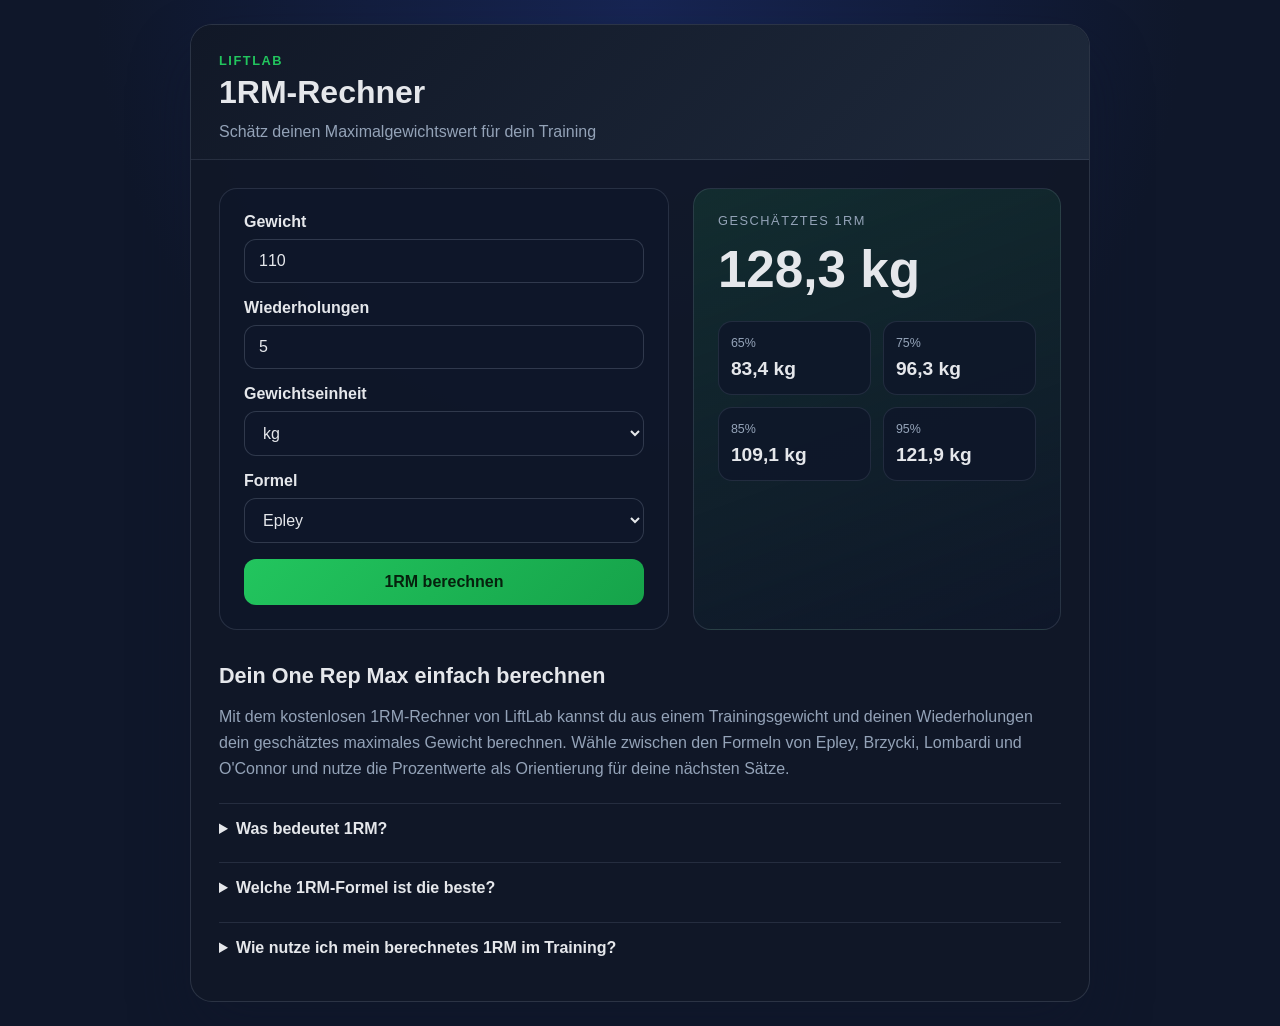
<file: index.html>
<!DOCTYPE html>
<html lang="de">
  <head>
    <meta charset="UTF-8" />
    <meta name="viewport" content="width=device-width, initial-scale=1.0" />
    <meta http-equiv="refresh" content="0; url=./1rm-calculator/index.html" />
    <meta name="robots" content="index, follow" />
    <link rel="canonical" href="https://liftlab-20q.pages.dev/1rm-calculator/" />
    <title>LiftLab</title>
    <meta name="description" content="Berechne dein One Rep Max (1RM) kostenlos mit Epley, Brzycki, Lombardi oder O'Connor und erhalte passende Trainingsgewichte." />
    <meta name="google-site-verification" content="qRvFNmdFhjds3CF9IR59h5vlu_4ESzImhXFuMOXaGUI" />
    <style>
      body {
        margin: 0;
        min-height: 100vh;
        display: grid;
        place-items: center;
        background: #0f172a;
        color: #e2e8f0;
        font-family: Arial, Helvetica, sans-serif;
      }
      a {
        color: #86efac;
        text-decoration: none;
        font-weight: 700;
      }
    </style>
  </head>
  <body>
    <p>Weiterleitung zum <a href="./1rm-calculator/index.html">1RM-Rechner</a>…</p>
    <!-- Cloudflare Web Analytics --><script type='module' src='https://static.cloudflareinsights.com/beacon.min.js' data-cf-beacon='{"token": "cc062b9d2a7d4ffeabad75a0a1aba4c0"}'></script><!-- End Cloudflare Web Analytics -->
  </body>
</html>
</file>
<file: 1rm-calculator/style.css>
:root {
  --bg: #0f172a;
  --panel: #111827;
  --panel-alt: #1f2937;
  --card: #0b1220;
  --accent: #22c55e;
  --accent-strong: #16a34a;
  --text: #e5e7eb;
  --muted: #94a3b8;
  --shadow: rgba(15, 23, 42, 0.45);
}

* {
  box-sizing: border-box;
}

body {
  margin: 0;
  min-height: 100vh;
  display: grid;
  place-items: center;
  padding: 24px;
  background: radial-gradient(circle at top, #172554, var(--bg) 45%);
  color: var(--text);
  font-family: Arial, Helvetica, sans-serif;
}

.app {
  width: min(100%, 900px);
  background: rgba(17, 24, 39, 0.9);
  border: 1px solid rgba(148, 163, 184, 0.2);
  border-radius: 22px;
  box-shadow: 0 30px 60px var(--shadow);
  overflow: hidden;
}

.topbar {
  background: linear-gradient(135deg, #111827, #1e293b);
  padding: 28px 28px 18px;
  border-bottom: 1px solid rgba(148, 163, 184, 0.16);
}

.eyebrow {
  margin: 0 0 6px;
  color: var(--accent);
  font-weight: 700;
  letter-spacing: 0.12em;
  text-transform: uppercase;
  font-size: 0.8rem;
}

h1 {
  margin: 0;
  font-size: clamp(2rem, 2.5vw, 3rem);
}

.subtitle {
  margin: 12px 0 0;
  color: var(--muted);
  font-size: 1rem;
}

.content {
  display: grid;
  grid-template-columns: 1.1fr 0.9fr;
  gap: 24px;
  padding: 28px;
}

.panel {
  background: rgba(15, 23, 42, 0.85);
  border: 1px solid rgba(148, 163, 184, 0.18);
  border-radius: 18px;
  padding: 24px;
}

.field-group {
  display: grid;
  gap: 16px;
}

.field {
  display: flex;
  flex-direction: column;
  gap: 8px;
}

label {
  font-weight: 700;
  color: var(--text);
}

input,
select,
button {
  font: inherit;
}

input,
select {
  width: 100%;
  padding: 12px 14px;
  border-radius: 12px;
  border: 1px solid rgba(148, 163, 184, 0.25);
  background: rgba(15, 23, 42, 0.9);
  color: var(--text);
}

button {
  border: none;
  border-radius: 12px;
  background: linear-gradient(135deg, var(--accent), var(--accent-strong));
  color: #06210d;
  font-weight: 800;
  padding: 14px 18px;
  cursor: pointer;
  transition: transform 0.15s ease, filter 0.15s ease;
}

button:hover {
  transform: translateY(-1px);
  filter: brightness(1.03);
}

.result-box {
  background: linear-gradient(160deg, rgba(34, 197, 94, 0.12), rgba(15, 23, 42, 0.9));
}

.result-header {
  margin: 0 0 12px;
  color: var(--muted);
  font-size: 0.8rem;
  text-transform: uppercase;
  letter-spacing: 0.12em;
}

.one-rep-max {
  font-size: clamp(2.4rem, 4vw, 4rem);
  font-weight: 800;
  margin: 0;
}

.percent-grid {
  display: grid;
  grid-template-columns: repeat(2, minmax(120px, 1fr));
  gap: 12px;
  margin-top: 22px;
}

.percent-card {
  background: rgba(15, 23, 42, 0.85);
  border: 1px solid rgba(148, 163, 184, 0.15);
  border-radius: 14px;
  padding: 14px 12px;
}

.percent-card .label {
  display: block;
  color: var(--muted);
  font-size: 0.78rem;
  margin-bottom: 8px;
}

.percent-card strong {
  font-size: 1.2rem;
}

.seo-content {
  padding: 0 28px 28px;
  color: var(--muted);
  line-height: 1.65;
}

.seo-content h2 {
  margin: 0 0 10px;
  color: var(--text);
  font-size: 1.35rem;
}

.seo-content p {
  margin: 0;
}

.faq-list {
  display: grid;
  gap: 8px;
  margin-top: 20px;
}

details {
  border-top: 1px solid rgba(148, 163, 184, 0.16);
  padding: 12px 0;
}

summary {
  color: var(--text);
  cursor: pointer;
  font-weight: 700;
}

details p {
  margin-top: 8px;
}

@media (max-width: 720px) {
  .content {
    grid-template-columns: 1fr;
  }
}
</file>
